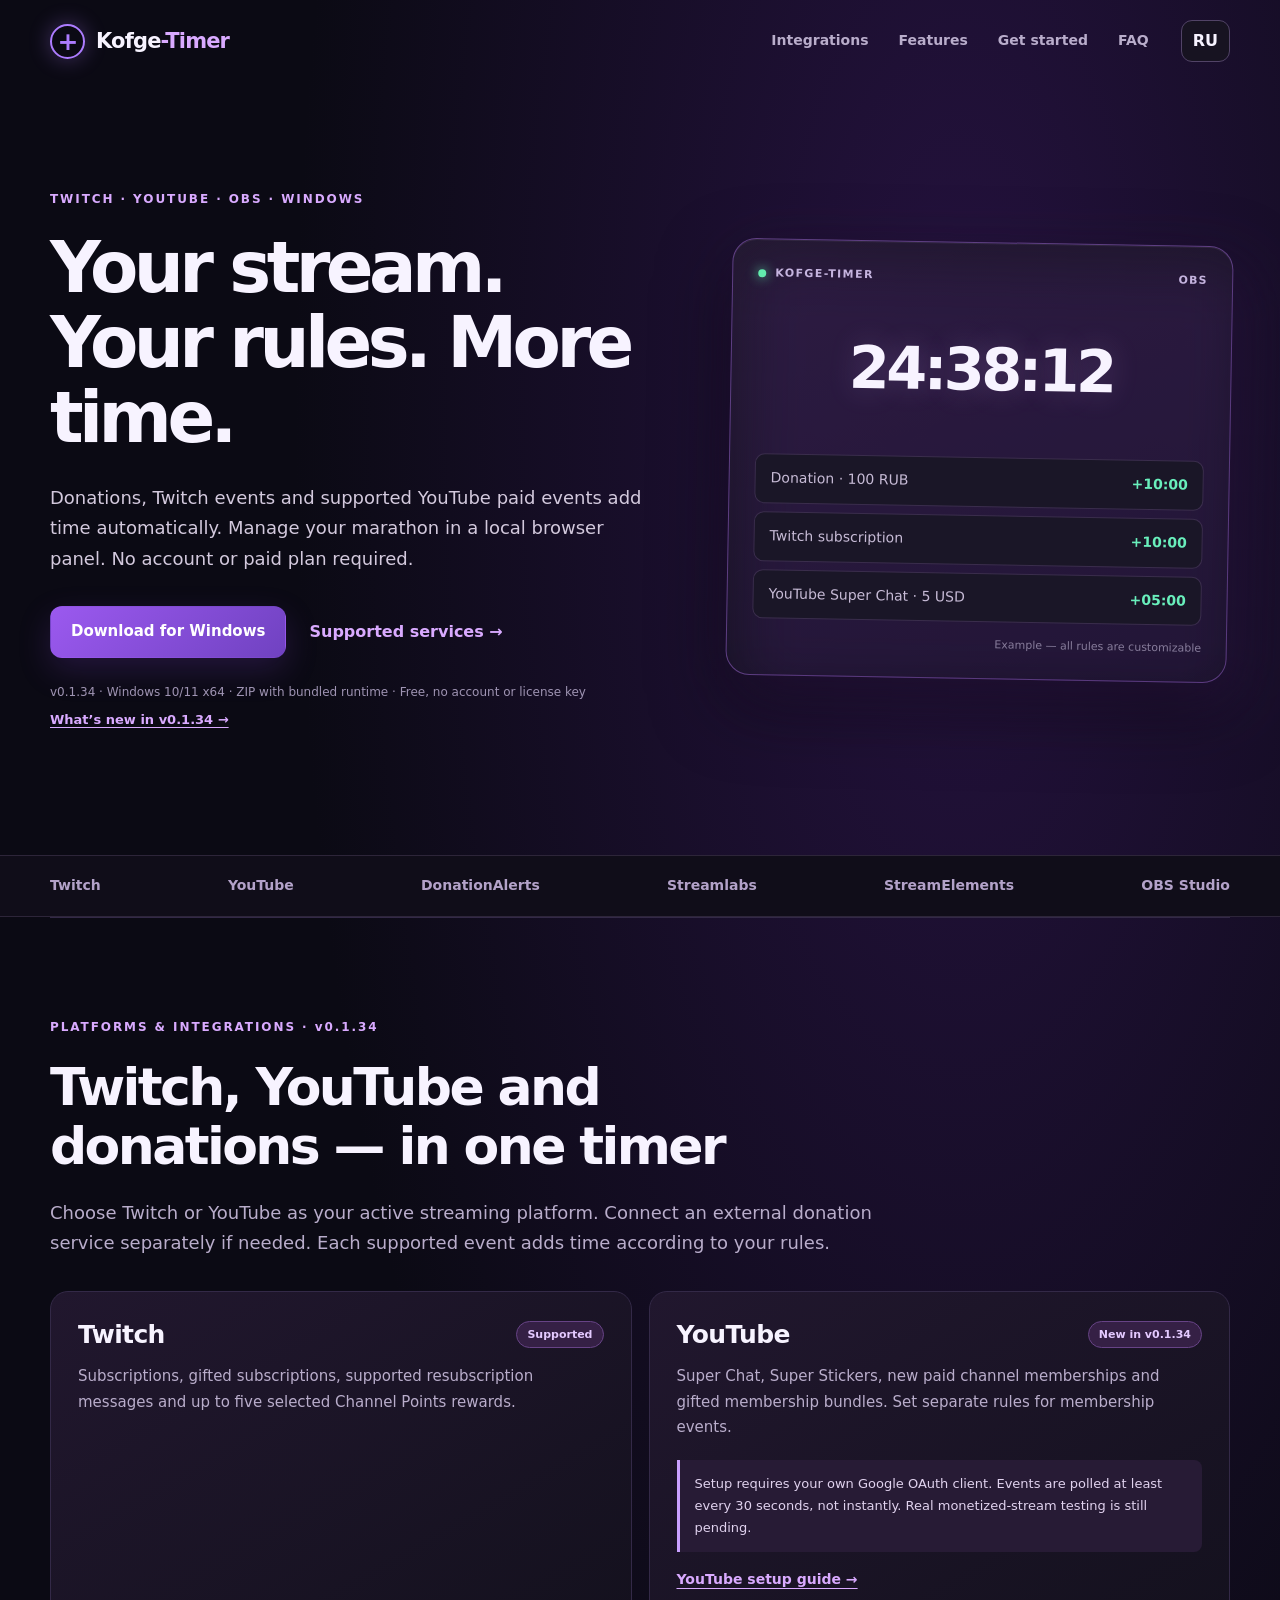
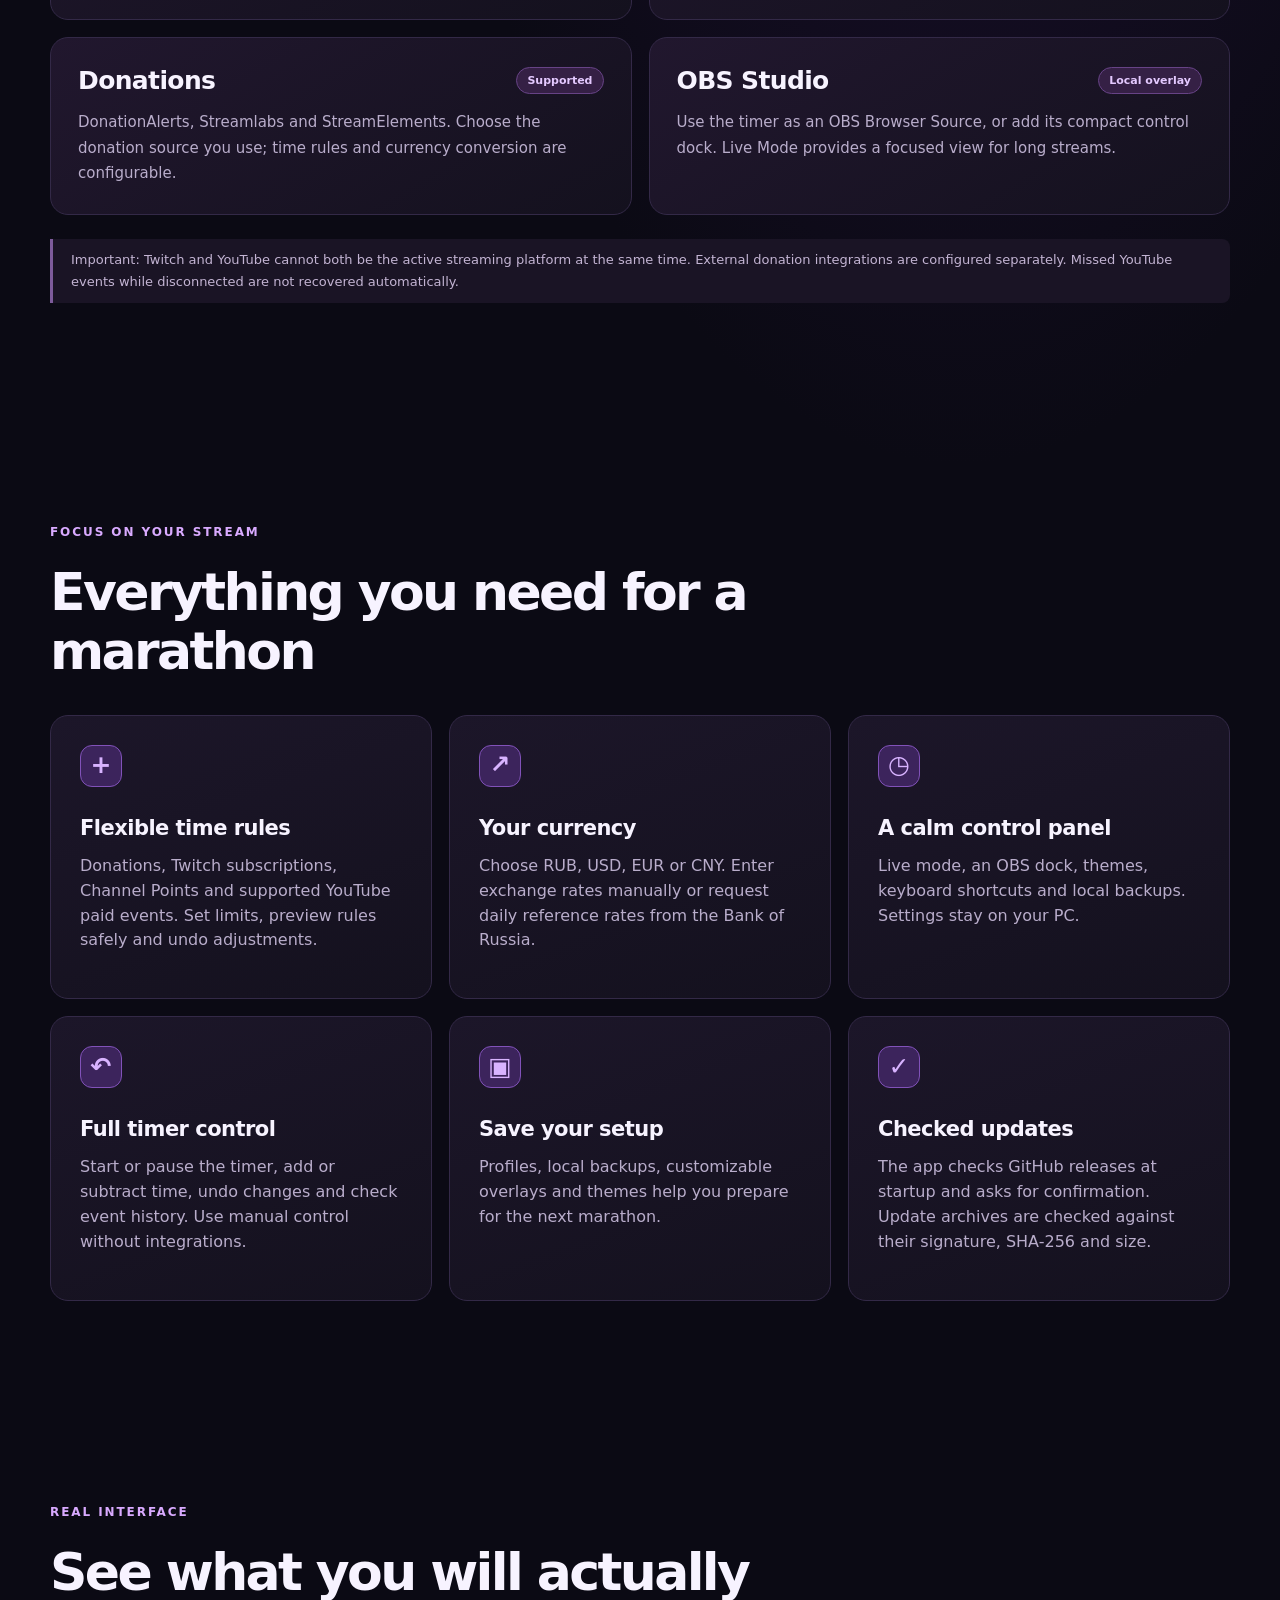
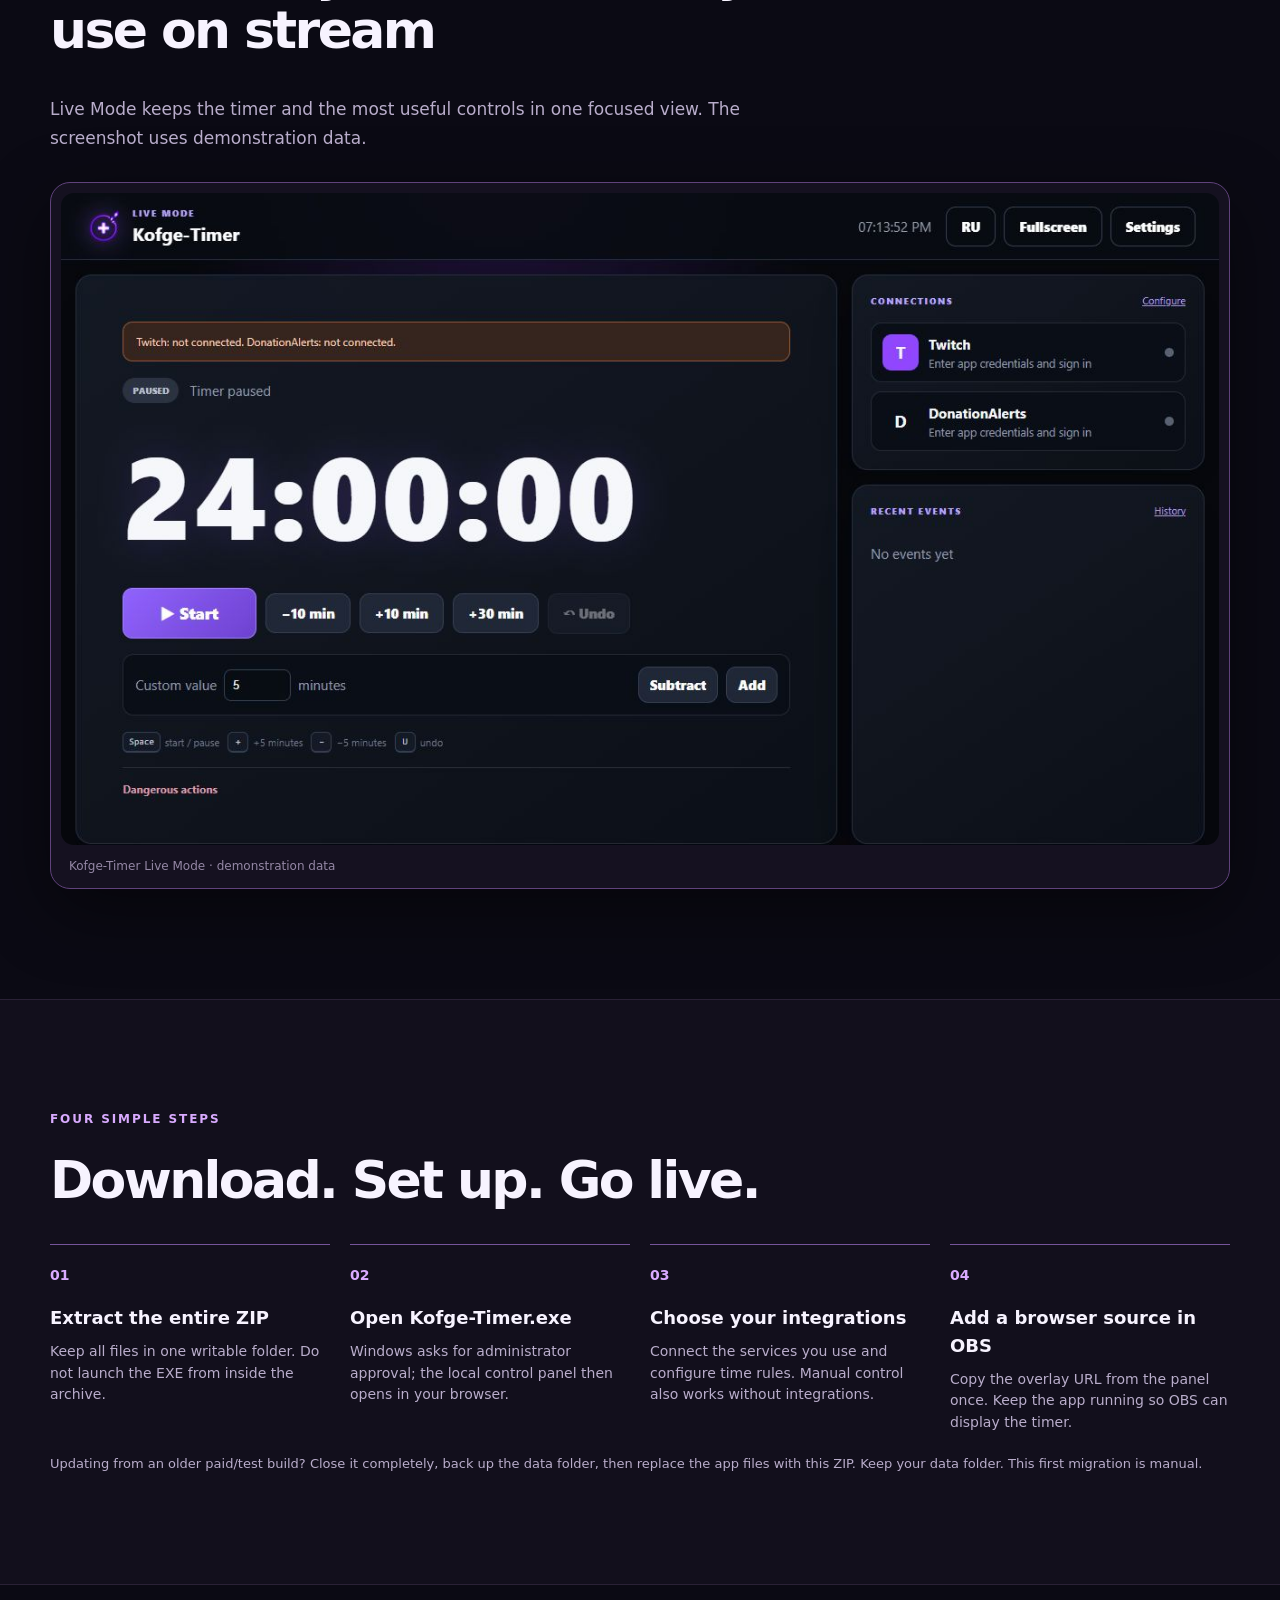
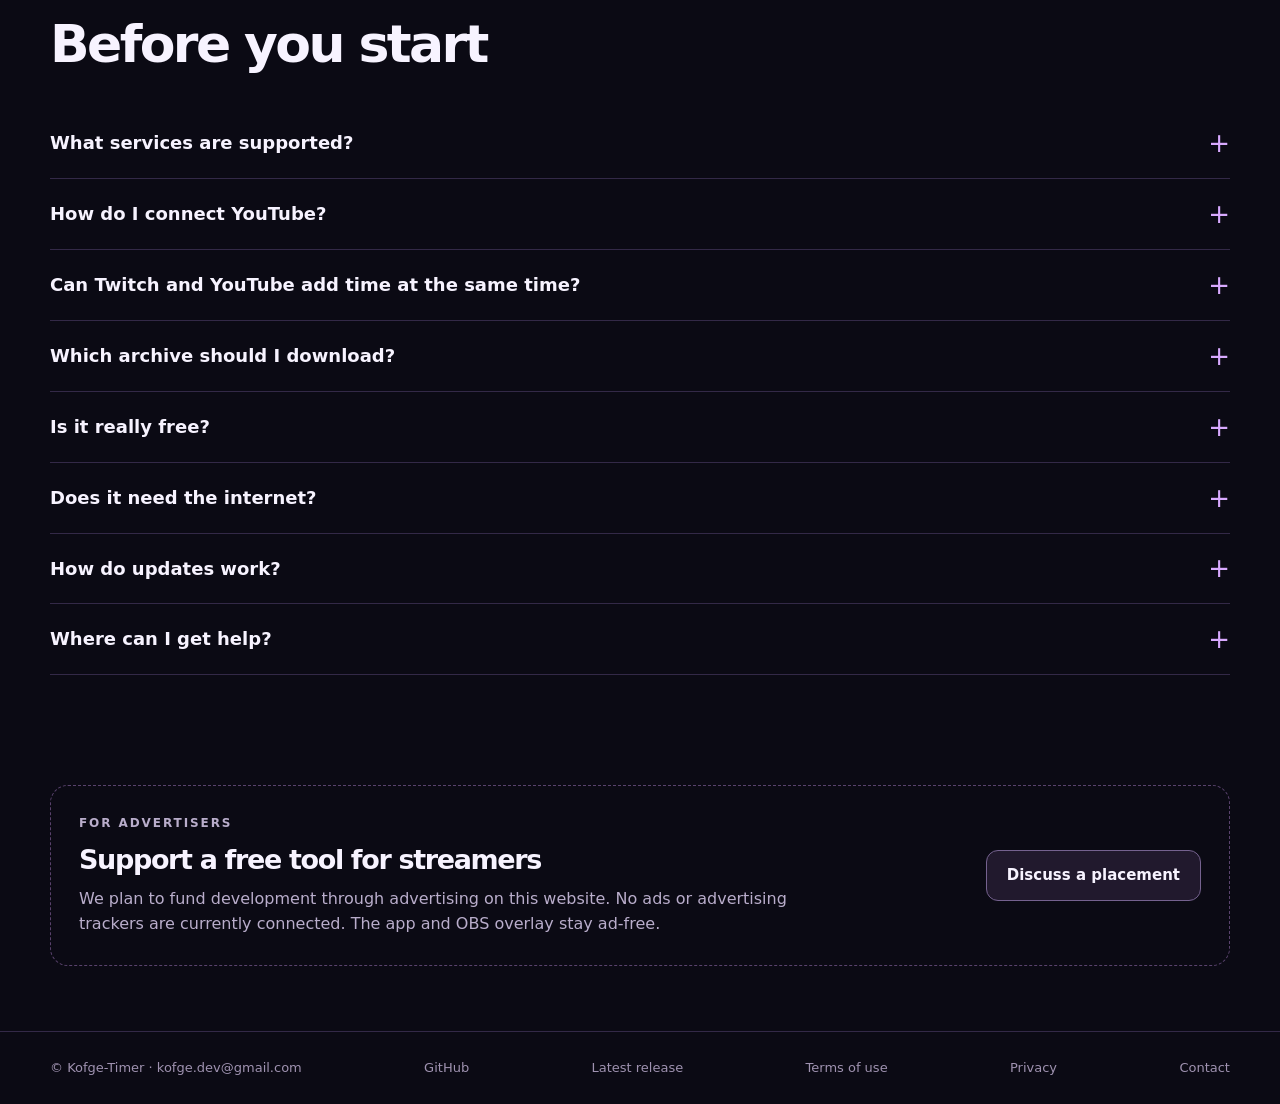
<file: index.html>
<!doctype html>
<html lang="ru">
<head>
  <meta charset="utf-8">
  <meta name="viewport" content="width=device-width, initial-scale=1">
  <meta name="description" content="Kofge-Timer — бесплатный локальный таймер для OBS, Twitch, YouTube и донатов. Автоматические события, локальная панель, без регистрации и платной подписки.">
  <meta name="theme-color" content="#0b0a14">
  <title>Kofge-Timer — бесплатный таймер для Twitch, YouTube и OBS</title>
  <link rel="canonical" href="https://kofge1.github.io/Kofge-Timer/">
  <meta property="og:type" content="website">
  <meta property="og:title" content="Kofge-Timer — бесплатный таймер для стримов">
  <meta property="og:description" content="Twitch, YouTube, донаты и OBS — автоматическое начисление времени без аккаунта и платной подписки.">
  <meta property="og:url" content="https://kofge1.github.io/Kofge-Timer/">
  <meta property="og:image" content="https://raw.githubusercontent.com/Kofge1/Kofge-Timer/main/docs/assets/kofge-timer-live-en.jpg">
  <meta name="twitter:card" content="summary_large_image">
  <link rel="stylesheet" href="style.css?v=20261014-integrations">
  <script src="script.js?v=20261014-integrations" defer></script>
</head>
<body>
  <a class="skip-link" href="#content">К содержанию / Skip to content</a>
  <header class="nav wrap">
    <a class="brand" href="index.html"><span class="mark" aria-hidden="true">+</span><span>Kofge<span class="brand-accent">-Timer</span></span></a>
    <nav aria-label="Разделы / Navigation"><a href="index.html#integrations" data-en="Integrations">Сервисы</a><a href="index.html#features" data-en="Features">Возможности</a><a href="index.html#how" data-en="Get started">Начать</a><a href="index.html#faq">FAQ</a></nav>
    <button class="language" id="language" type="button" aria-label="Switch to English">EN</button>
  </header>
  <main id="content">
    <section class="hero wrap" id="top">
      <div>
        <p class="eyebrow" data-en="TWITCH · YOUTUBE · OBS · WINDOWS">TWITCH · YOUTUBE · OBS · WINDOWS</p>
        <h1 data-en="Your stream. Your rules. More time.">Твой стрим. Твои правила. Больше времени.</h1>
        <p class="lead" data-en="Donations, Twitch events and supported YouTube paid events add time automatically. Manage your marathon in a local browser panel. No account or paid plan required.">Донаты, события Twitch и поддерживаемые платные события YouTube автоматически добавляют время. Управляй марафоном из локальной панели в браузере. Без аккаунта и платной подписки.</p>
        <div class="actions"><a class="button primary" href="https://github.com/Kofge1/Kofge-Timer/releases/latest/download/Kofge-Timer-Offline.zip" data-en="Download for Windows">Скачать для Windows</a><a class="text-link" href="#integrations" data-en="Supported services →">Поддерживаемые сервисы →</a></div>
        <p class="hero-note" data-en="v0.1.34 · Windows 10/11 x64 · ZIP with bundled runtime · Free, no account or license key">v0.1.34 · Windows 10/11 x64 · ZIP со всем необходимым · Бесплатно, без аккаунта и ключа</p>
        <a class="release-link" href="https://github.com/Kofge1/Kofge-Timer/releases/tag/v0.1.34" data-en="What’s new in v0.1.34 →">Что нового в v0.1.34 →</a>
      </div>
      <div class="preview" aria-label="Пример таймера / Timer example">
        <div class="preview-top"><span class="live-dot"></span>KOFGE-TIMER<span class="preview-menu">OBS</span></div>
        <div class="digits">24:38:12</div>
        <div class="preview-rule"><span data-en="Donation · 100 RUB">Донат · 100 RUB</span><strong>+10:00</strong></div>
        <div class="preview-rule"><span data-en="Twitch subscription">Подписка Twitch</span><strong>+10:00</strong></div>
        <div class="preview-rule"><span data-en="YouTube Super Chat · 5 USD">YouTube Super Chat · 5 USD</span><strong>+05:00</strong></div>
        <div class="preview-foot" data-en="Example — all rules are customizable">Пример — все правила настраиваются</div>
      </div>
    </section>
    <div class="strip"><div class="strip-inner wrap"><span>Twitch</span><span>YouTube</span><span>DonationAlerts</span><span>Streamlabs</span><span>StreamElements</span><span>OBS Studio</span></div></div>
    <section class="section wrap integrations" id="integrations" aria-labelledby="integrations-title">
      <p class="eyebrow" data-en="PLATFORMS & INTEGRATIONS · v0.1.34">ПЛАТФОРМЫ И ИНТЕГРАЦИИ · v0.1.34</p>
      <h2 id="integrations-title" data-en="Twitch, YouTube and donations — in one timer">Twitch, YouTube и донаты — в одном таймере</h2>
      <p class="integrations-intro" data-en="Choose Twitch or YouTube as your active streaming platform. Connect an external donation service separately if needed. Each supported event adds time according to your rules.">Выбирай Twitch или YouTube как активную платформу стрима. При необходимости отдельно подключай сервис донатов. Поддерживаемые события добавляют время по твоим правилам.</p>
      <div class="integrations-grid">
        <article class="integration-card">
          <div class="integration-title"><h3>Twitch</h3><span data-en="Supported">Поддерживается</span></div>
          <p data-en="Subscriptions, gifted subscriptions, supported resubscription messages and up to five selected Channel Points rewards.">Подписки, подарочные подписки, поддерживаемые продления и до пяти выбранных наград за баллы канала.</p>
        </article>
        <article class="integration-card">
          <div class="integration-title"><h3>YouTube</h3><span data-en="New in v0.1.34">Новое в v0.1.34</span></div>
          <p data-en="Super Chat, Super Stickers, new paid channel memberships and gifted membership bundles. Set separate rules for membership events.">Super Chat, Super Stickers, новые платные членства и пакеты подарочных членств. Для членств можно задать отдельные правила.</p>
          <p class="integration-caution" data-en="Setup requires your own Google OAuth client. Events are polled at least every 30 seconds, not instantly. Real monetized-stream testing is still pending.">Для подключения нужен собственный Google OAuth-клиент. Проверка событий — не чаще раза в 30 секунд, не мгновенно. Проверка на реальном монетизированном эфире ещё не завершена.</p>
          <a class="integration-link" href="https://github.com/Kofge1/Kofge-Timer#youtube-setup" data-en="YouTube setup guide →">Инструкция по настройке YouTube →</a>
        </article>
        <article class="integration-card">
          <div class="integration-title"><h3 data-en="Donations">Донаты</h3><span data-en="Supported">Поддерживается</span></div>
          <p data-en="DonationAlerts, Streamlabs and StreamElements. Choose the donation source you use; time rules and currency conversion are configurable.">DonationAlerts, Streamlabs и StreamElements. Выбирай нужный источник донатов и настраивай начисление времени и конвертацию валют.</p>
        </article>
        <article class="integration-card">
          <div class="integration-title"><h3>OBS Studio</h3><span data-en="Local overlay">Локальный оверлей</span></div>
          <p data-en="Use the timer as an OBS Browser Source, or add its compact control dock. Live Mode provides a focused view for long streams.">Добавь таймер как «Источник браузера» в OBS или используй компактную панель управления. Live Mode удобен для длинных трансляций.</p>
        </article>
      </div>
      <p class="integration-note" data-en="Important: Twitch and YouTube cannot both be the active streaming platform at the same time. External donation integrations are configured separately. Missed YouTube events while disconnected are not recovered automatically.">Важно: Twitch и YouTube нельзя использовать одновременно как две активные платформы. Внешние донаты настраиваются отдельно. Пропущенные во время отключения события YouTube автоматически не восстанавливаются.</p>
    </section>
    <section class="section wrap" id="features">
      <p class="eyebrow" data-en="FOCUS ON YOUR STREAM">СОСРЕДОТОЧЬСЯ НА СТРИМЕ</p>
      <h2 data-en="Everything you need for a marathon">Всё нужное для марафона</h2>
      <div class="features">
        <article><span class="feature-icon" aria-hidden="true">+</span><h3 data-en="Flexible time rules">Гибкие правила времени</h3><p data-en="Donations, Twitch subscriptions, Channel Points and supported YouTube paid events. Set limits, preview rules safely and undo adjustments.">Донаты, подписки Twitch, баллы канала и поддерживаемые платные события YouTube. Настраивай лимиты, безопасно проверяй правила и отменяй начисления.</p></article>
        <article><span class="feature-icon" aria-hidden="true">↗</span><h3 data-en="Your currency">Твоя валюта</h3><p data-en="Choose RUB, USD, EUR or CNY. Enter exchange rates manually or request daily reference rates from the Bank of Russia.">Выбирай RUB, USD, EUR или CNY. Вводи курсы вручную или загружай дневные справочные курсы Банка России.</p></article>
        <article><span class="feature-icon" aria-hidden="true">◷</span><h3 data-en="A calm control panel">Удобное управление</h3><p data-en="Live mode, an OBS dock, themes, keyboard shortcuts and local backups. Settings stay on your PC.">Режим эфира, панель OBS, темы, горячие клавиши и локальные резервные копии. Настройки остаются на твоём ПК.</p></article>
        <article><span class="feature-icon" aria-hidden="true">↶</span><h3 data-en="Full timer control">Контроль времени</h3><p data-en="Start or pause the timer, add or subtract time, undo changes and check event history. Use manual control without integrations.">Запускай и останавливай отсчёт, добавляй и убавляй время, отменяй изменения и проверяй историю событий. Можно работать вручную без подключений.</p></article>
        <article><span class="feature-icon" aria-hidden="true">▣</span><h3 data-en="Save your setup">Сохраняй настройки</h3><p data-en="Profiles, local backups, customizable overlays and themes help you prepare for the next marathon.">Профили, локальные резервные копии, настройки оверлея и темы помогают подготовиться к следующему марафону.</p></article>
        <article><span class="feature-icon" aria-hidden="true">✓</span><h3 data-en="Checked updates">Проверяемые обновления</h3><p data-en="The app checks GitHub releases at startup and asks for confirmation. Update archives are checked against their signature, SHA-256 and size.">Программа проверяет обновления на GitHub при запуске и запрашивает подтверждение. Архивы проверяются по подписи, SHA-256 и размеру.</p></article>
      </div>
    </section>
    <section class="section wrap showcase" id="interface">
      <p class="eyebrow" data-en="REAL INTERFACE">РЕАЛЬНЫЙ ИНТЕРФЕЙС</p>
      <h2 data-en="See what you will actually use on stream">Посмотри, чем ты будешь пользоваться на эфире</h2>
      <p class="showcase-copy" data-en="Live Mode keeps the timer and the most useful controls in one focused view. The screenshot uses demonstration data.">Live Mode держит таймер и основные элементы управления в одном компактном окне. На скриншоте используются демонстрационные данные.</p>
      <figure class="showcase-shot">
        <img src="docs/assets/kofge-timer-live-en.jpg" width="1100" loading="lazy" alt="Kofge-Timer Live Mode interface">
        <figcaption data-en="Kofge-Timer Live Mode · demonstration data">Kofge-Timer Live Mode · демонстрационные данные</figcaption>
      </figure>
    </section>
    <section class="section how" id="how"><div class="wrap">
      <p class="eyebrow" data-en="FOUR SIMPLE STEPS">ЧЕТЫРЕ ПРОСТЫХ ШАГА</p><h2 data-en="Download. Set up. Go live.">Скачай. Настрой. Выходи в эфир.</h2>
      <div class="steps">
        <div><b>01</b><strong data-en="Extract the entire ZIP">Распакуй весь ZIP</strong><p data-en="Keep all files in one writable folder. Do not launch the EXE from inside the archive.">Сохрани все файлы в одной доступной для записи папке. Не запускай EXE прямо из архива.</p></div>
        <div><b>02</b><strong data-en="Open Kofge-Timer.exe">Запусти Kofge-Timer.exe</strong><p data-en="Windows asks for administrator approval; the local control panel then opens in your browser.">Windows запросит разрешение администратора, затем в браузере откроется локальная панель.</p></div>
        <div><b>03</b><strong data-en="Choose your integrations">Выбери подключения</strong><p data-en="Connect the services you use and configure time rules. Manual control also works without integrations.">Подключи нужные сервисы и настрой начисления. Вручную таймер работает и без подключений.</p></div>
        <div><b>04</b><strong data-en="Add a browser source in OBS">Добавь источник в OBS</strong><p data-en="Copy the overlay URL from the panel once. Keep the app running so OBS can display the timer.">Один раз скопируй URL оверлея из панели. Для отображения в OBS приложение должно работать.</p></div>
      </div>
      <p class="delivery-note" data-en="Updating from an older paid/test build? Close it completely, back up the data folder, then replace the app files with this ZIP. Keep your data folder. This first migration is manual.">Обновляешь старую платную/тестовую сборку? Полностью закрой её, сохрани копию папки data и замени файлы приложения файлами из ZIP. Папку data сохрани. Первый переход выполняется вручную.</p>
    </div></section>
    <section class="section wrap faq" id="faq"><h2 data-en="Before you start">Перед запуском</h2>
      <details><summary data-en="What services are supported?">Какие сервисы поддерживаются?</summary><p data-en="Twitch, YouTube, DonationAlerts, Streamlabs, StreamElements and OBS. See the integrations section for supported events and YouTube limitations.">Twitch, YouTube, DonationAlerts, Streamlabs, StreamElements и OBS. Подробности о событиях и ограничениях YouTube — в разделе «Сервисы».</p></details>
      <details><summary data-en="How do I connect YouTube?">Как подключить YouTube?</summary><p data-en="You need a Google Cloud project with YouTube Data API v3 enabled, an OAuth web client, and the redirect URI shown in Kofge-Timer. Add its Client ID and Client Secret inside the local app, then authorize your YouTube channel. The detailed steps are in the GitHub README.">Нужен проект Google Cloud с YouTube Data API v3, веб-клиент OAuth и адрес перенаправления, указанный в Kofge-Timer. Введи Client ID и Client Secret в локальном приложении и подключи канал. Пошаговая инструкция находится в README на GitHub.</p><p><a class="integration-link" href="https://github.com/Kofge1/Kofge-Timer#youtube-setup" data-en="Read YouTube setup steps →">Открыть настройку YouTube →</a></p></details>
      <details><summary data-en="Can Twitch and YouTube add time at the same time?">Twitch и YouTube могут начислять время одновременно?</summary><p data-en="No. Only one streaming platform is active at a time. Switching preserves the other platform's saved settings and the current timer time. External donation services are configured independently.">Нет. Активной может быть только одна стриминговая платформа. Переключение сохраняет настройки другой платформы и накопленное время таймера. Внешние сервисы донатов подключаются независимо.</p></details>
      <details><summary data-en="Which archive should I download?">Какой архив скачивать?</summary><p data-en="Use Kofge-Timer-Offline.zip for Windows 10/11 x64: it already includes the required runtime. Extract the whole ZIP before launching Kofge-Timer.exe. The GitHub 'Source code' ZIP is not the ready-to-run application.">Для Windows 10/11 x64 выбирай Kofge-Timer-Offline.zip: в нём уже есть необходимая среда выполнения. Перед запуском Kofge-Timer.exe распакуй весь архив. Архив GitHub «Source code» не является готовой программой.</p></details>
      <details><summary data-en="Is it really free?">Это действительно бесплатно?</summary><p data-en="Yes. All timer features are available without a license key, registration, paid subscription or PC activation limit. Twitch subscriptions are viewer events, not a payment for this app.">Да. Все функции таймера доступны без ключа, регистрации, платной подписки и ограничения активаций по ПК. Подписки Twitch — события зрителей, а не оплата приложения.</p></details>
      <details><summary data-en="Does it need the internet?">Нужен ли интернет?</summary><p data-en="Manual timer control and the local OBS overlay work offline. Live events need an internet connection to the connected services. Updates are checked at startup; exchange rates are fetched only when you click the refresh button.">Ручное управление и локальный оверлей OBS работают без интернета. События подключённых сервисов требуют сети. Обновления проверяются при запуске, а курсы валют загружаются только по нажатию кнопки.</p></details>
      <details><summary data-en="How do updates work?">Как работают обновления?</summary><p data-en="The app checks public GitHub Releases. Before installation, it verifies a digital signature, archive size and SHA-256. Installation asks for confirmation, pauses the timer and creates a backup.">Приложение проверяет публичные GitHub Releases. Перед установкой проверяются цифровая подпись, размер и SHA-256 архива. Установка запрашивает подтверждение, ставит таймер на паузу и создаёт резервную копию.</p></details>
      <details><summary data-en="Where can I get help?">Куда обращаться за помощью?</summary><p data-en="Email kofge.dev@gmail.com with the app version and a description of the issue. Do not send settings.json, Client Secret, passwords or tokens.">Напиши на kofge.dev@gmail.com: укажи версию и опиши проблему. Не отправляй settings.json, Client Secret, пароли и токены.</p></details>
    </section>
    <aside class="sponsor wrap" id="advertising" aria-labelledby="advertising-title">
      <div><p class="eyebrow" data-en="FOR ADVERTISERS">ДЛЯ РЕКЛАМОДАТЕЛЕЙ</p><h2 id="advertising-title" data-en="Support a free tool for streamers">Поддержать бесплатный инструмент</h2><p data-en="We plan to fund development through advertising on this website. No ads or advertising trackers are currently connected. The app and OBS overlay stay ad-free.">Планируем поддерживать разработку рекламой на этом сайте. Сейчас реклама и рекламные трекеры не подключены. Приложение и оверлей OBS остаются без рекламы.</p></div>
      <a class="button secondary" href="mailto:kofge.dev@gmail.com?subject=Kofge-Timer%20advertising" data-en="Discuss a placement">Обсудить размещение</a>
    </aside>
  </main>
  <footer class="footer"><div class="wrap footer-inner">
    <span>© Kofge-Timer · <a href="mailto:kofge.dev@gmail.com">kofge.dev@gmail.com</a></span>
    <a href="https://github.com/Kofge1/Kofge-Timer" data-en="GitHub">GitHub</a>
    <a href="https://github.com/Kofge1/Kofge-Timer/releases/latest" data-en="Latest release">Последняя версия</a>
    <a href="terms.html" data-en="Terms of use">Условия использования</a>
    <a href="privacy.html" data-en="Privacy">Конфиденциальность</a>
    <a href="contact.html" data-en="Contact">Контакты</a>
  </div></footer>
</body>
</html>
</file>
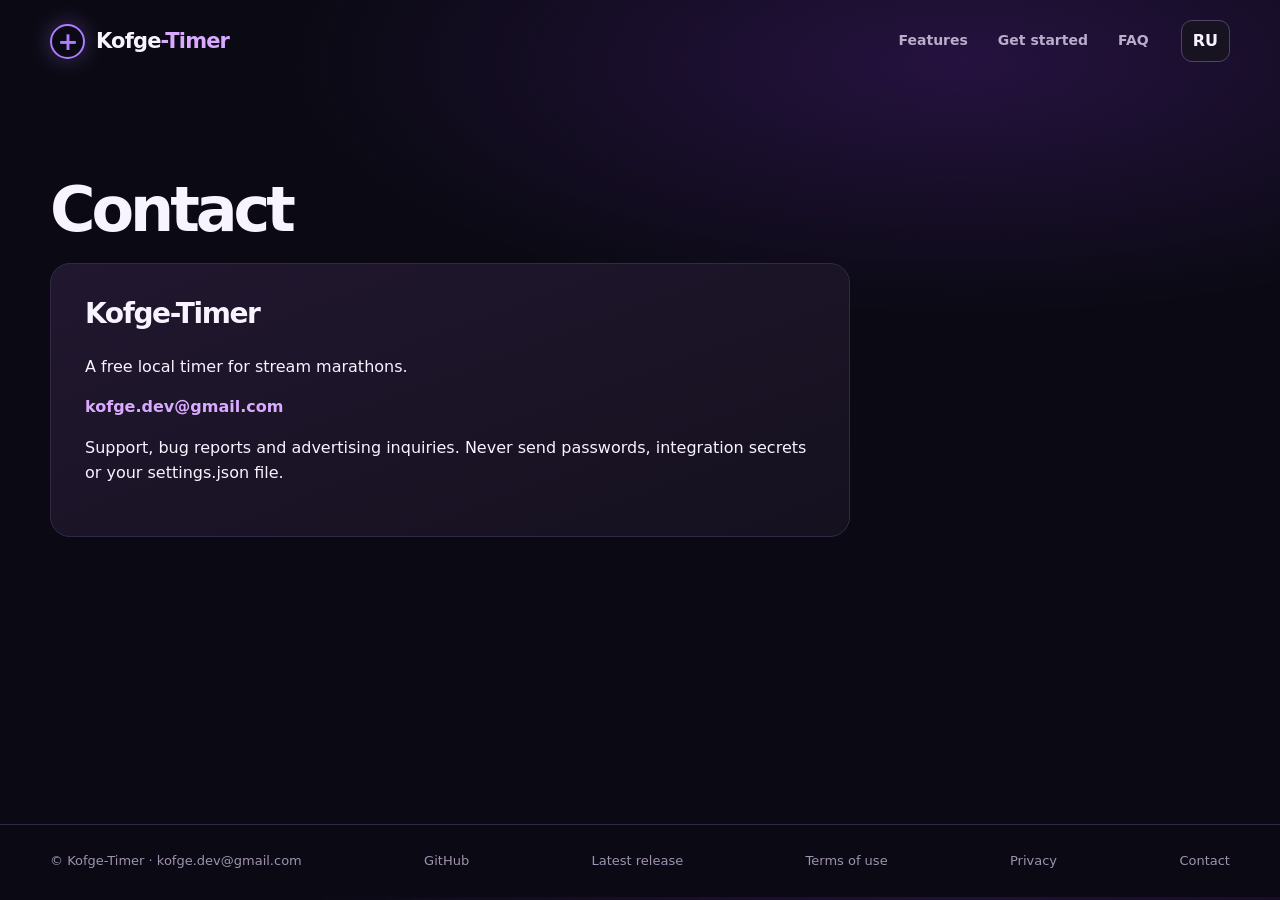
<file: contact.html>
<!doctype html>
<html lang="ru">
<head>
  <meta charset="utf-8">
  <meta name="viewport" content="width=device-width, initial-scale=1">
  <meta name="description" content="Kofge-Timer — бесплатный локальный таймер для OBS, Twitch, YouTube и донатов. Без регистрации и платной подписки.">
  <meta name="theme-color" content="#0b0a14">
  <title>Kofge-Timer — контакты</title>
  <meta http-equiv="Cache-Control" content="no-store, no-cache, must-revalidate">
  <link rel="stylesheet" href="style.css?v=0.1.34">
  <script src="script.js?v=0.1.34" defer></script>
</head>
<body>
  <a class="skip-link" href="#content">К содержанию / Skip to content</a>
  <header class="nav wrap">
    <a class="brand" href="index.html"><span class="mark" aria-hidden="true">+</span><span>Kofge<span class="brand-accent">-Timer</span></span></a>
    <nav aria-label="Разделы / Navigation"><a href="index.html#features" data-en="Features">Возможности</a><a href="index.html#how" data-en="Get started">Начать</a><a href="index.html#faq">FAQ</a></nav>
    <button class="language" id="language" type="button" aria-label="Switch to English">EN</button>
  </header>
  <main id="content" class="legal-page wrap"><h1 data-en="Contact">Контакты</h1><div class="seller-card"><h2>Kofge-Timer</h2><p data-en="A free local timer for stream marathons.">Бесплатный локальный таймер для стрим-марафонов.</p><p><a class="text-link" href="mailto:kofge.dev@gmail.com">kofge.dev@gmail.com</a></p><p data-en="Support, bug reports and advertising inquiries. Never send passwords, integration secrets or your settings.json file.">Поддержка, сообщения об ошибках и предложения о рекламе. Не присылай пароли, секреты подключений и файл settings.json.</p></div></main>
  <footer class="footer"><div class="wrap footer-inner">
    <span>© Kofge-Timer · <a href="mailto:kofge.dev@gmail.com">kofge.dev@gmail.com</a></span>
    <a href="https://github.com/Kofge1/Kofge-Timer" data-en="GitHub">GitHub</a>
    <a href="https://github.com/Kofge1/Kofge-Timer/releases/latest" data-en="Latest release">Последняя версия</a>
    <a href="terms.html" data-en="Terms of use">Условия использования</a>
    <a href="privacy.html" data-en="Privacy">Конфиденциальность</a>
    <a href="contact.html" data-en="Contact">Контакты</a>
  </div></footer>
</body>
</html>
</file>
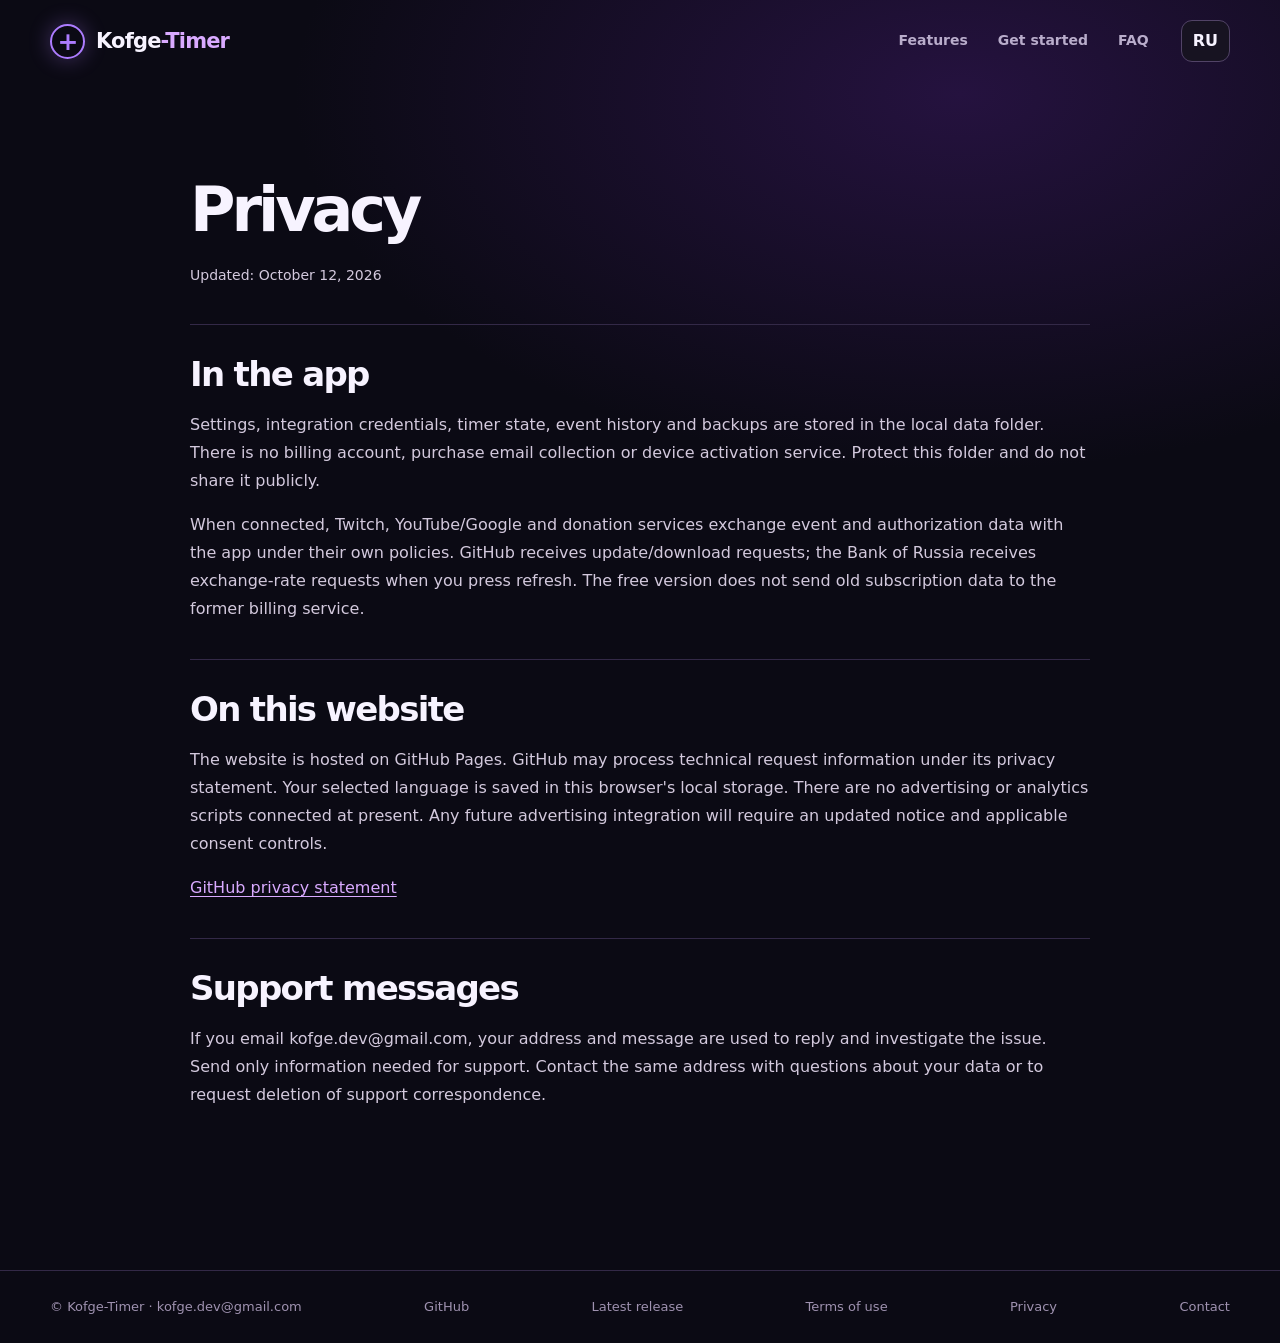
<file: privacy.html>
<!doctype html>
<html lang="ru">
<head>
  <meta charset="utf-8">
  <meta name="viewport" content="width=device-width, initial-scale=1">
  <meta name="description" content="Kofge-Timer — бесплатный локальный таймер для OBS, Twitch, YouTube и донатов. Без регистрации и платной подписки.">
  <meta name="theme-color" content="#0b0a14">
  <title>Kofge-Timer — конфиденциальность</title>
  <link rel="stylesheet" href="style.css?v=0.1.34">
  <script src="script.js?v=0.1.34" defer></script>
</head>
<body>
  <a class="skip-link" href="#content">К содержанию / Skip to content</a>
  <header class="nav wrap">
    <a class="brand" href="index.html"><span class="mark" aria-hidden="true">+</span><span>Kofge<span class="brand-accent">-Timer</span></span></a>
    <nav aria-label="Разделы / Navigation"><a href="index.html#features" data-en="Features">Возможности</a><a href="index.html#how" data-en="Get started">Начать</a><a href="index.html#faq">FAQ</a></nav>
    <button class="language" id="language" type="button" aria-label="Switch to English">EN</button>
  </header>
  <main id="content" class="legal-page legal-copy wrap"><h1 data-en="Privacy">Конфиденциальность</h1><p class="legal-meta" data-en="Updated: October 12, 2026">Обновлено: 12 октября 2026 года</p>
  <section><h2 data-en="In the app">В приложении</h2><p data-en="Settings, integration credentials, timer state, event history and backups are stored in the local data folder. There is no billing account, purchase email collection or device activation service. Protect this folder and do not share it publicly.">Настройки, секреты подключений, состояние таймера, история событий и резервные копии хранятся локально в папке data. Учётной записи для оплаты, сбора email для покупки и сервиса активации устройства больше нет. Защищай эту папку и не публикуй её.</p><p data-en="When connected, Twitch, YouTube/Google and donation services exchange event and authorization data with the app under their own policies. GitHub receives update/download requests; the Bank of Russia receives exchange-rate requests when you press refresh. The free version does not send old subscription data to the former billing service.">Подключённые Twitch, YouTube/Google и донат-сервисы обмениваются с приложением событиями и данными авторизации по своим правилам. GitHub получает запросы обновления и скачивания; Банк России — запросы курсов по нажатию кнопки. Бесплатная версия не отправляет старые данные подписки прежнему платёжному сервису.</p></section>
  <section><h2 data-en="On this website">На этом сайте</h2><p data-en="The website is hosted on GitHub Pages. GitHub may process technical request information under its privacy statement. Your selected language is saved in this browser's local storage. There are no advertising or analytics scripts connected at present. Any future advertising integration will require an updated notice and applicable consent controls.">Сайт размещён на GitHub Pages. GitHub может обрабатывать техническую информацию о запросах согласно своей политике. Выбранный язык сохраняется в локальном хранилище браузера. Рекламные и аналитические скрипты сейчас не подключены. Перед будущим подключением рекламы информация будет обновлена и при необходимости добавлено управление согласием.</p><p><a href="https://docs.github.com/en/site-policy/privacy-policies/github-general-privacy-statement" data-en="GitHub privacy statement">Политика конфиденциальности GitHub</a></p></section>
  <section><h2 data-en="Support messages">Обращения в поддержку</h2><p data-en="If you email kofge.dev@gmail.com, your address and message are used to reply and investigate the issue. Send only information needed for support. Contact the same address with questions about your data or to request deletion of support correspondence.">Если ты пишешь на kofge.dev@gmail.com, адрес и содержание обращения используются для ответа и разбора проблемы. Отправляй только необходимые сведения. По вопросам данных и удаления переписки обратись на тот же адрес.</p></section></main>
  <footer class="footer"><div class="wrap footer-inner">
    <span>© Kofge-Timer · <a href="mailto:kofge.dev@gmail.com">kofge.dev@gmail.com</a></span>
    <a href="https://github.com/Kofge1/Kofge-Timer" data-en="GitHub">GitHub</a>
    <a href="https://github.com/Kofge1/Kofge-Timer/releases/latest" data-en="Latest release">Последняя версия</a>
    <a href="terms.html" data-en="Terms of use">Условия использования</a>
    <a href="privacy.html" data-en="Privacy">Конфиденциальность</a>
    <a href="contact.html" data-en="Contact">Контакты</a>
  </div></footer>
</body>
</html>
</file>
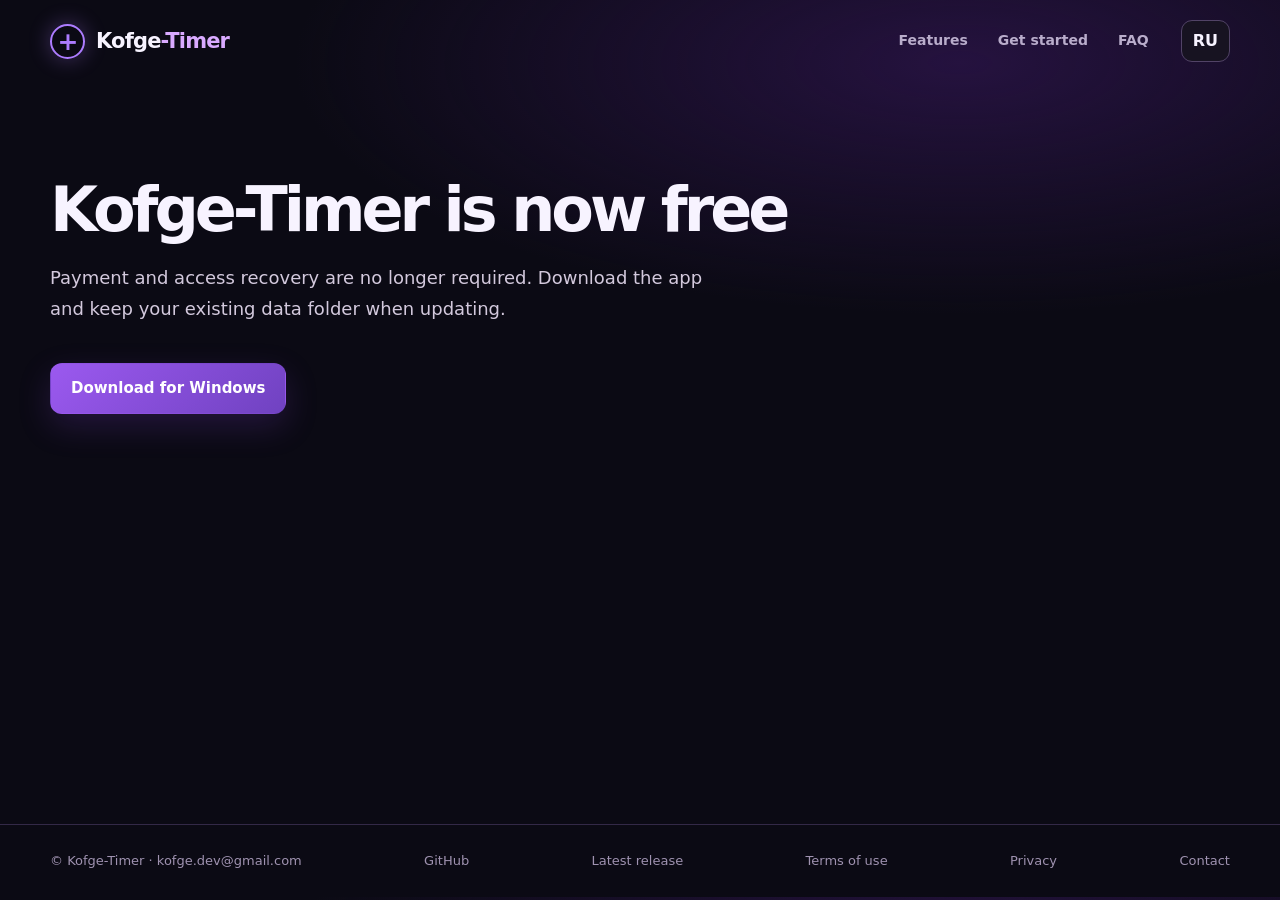
<file: purchase.html>
<!doctype html>
<html lang="ru">
<head>
  <meta charset="utf-8">
  <meta name="viewport" content="width=device-width, initial-scale=1">
  <meta name="description" content="Kofge-Timer — бесплатный локальный таймер для OBS, Twitch, YouTube и донатов. Без регистрации и платной подписки.">
  <meta name="theme-color" content="#0b0a14">
  <title>Kofge-Timer — теперь бесплатно</title>
  <link rel="stylesheet" href="style.css?v=0.1.34">
  <script src="script.js?v=0.1.34" defer></script>
</head>
<body>
  <a class="skip-link" href="#content">К содержанию / Skip to content</a>
  <header class="nav wrap">
    <a class="brand" href="index.html"><span class="mark" aria-hidden="true">+</span><span>Kofge<span class="brand-accent">-Timer</span></span></a>
    <nav aria-label="Разделы / Navigation"><a href="index.html#features" data-en="Features">Возможности</a><a href="index.html#how" data-en="Get started">Начать</a><a href="index.html#faq">FAQ</a></nav>
    <button class="language" id="language" type="button" aria-label="Switch to English">EN</button>
  </header>
  <main id="content" class="legal-page wrap"><h1 data-en="Kofge-Timer is now free">Kofge-Timer теперь бесплатный</h1><p class="lead" data-en="Payment and access recovery are no longer required. Download the app and keep your existing data folder when updating.">Оплата и восстановление покупки больше не нужны. Скачай приложение и сохрани существующую папку data при обновлении.</p><a class="button primary" href="https://github.com/Kofge1/Kofge-Timer/releases/latest/download/Kofge-Timer-Offline.zip" data-en="Download for Windows">Скачать для Windows</a></main>
  <footer class="footer"><div class="wrap footer-inner">
    <span>© Kofge-Timer · <a href="mailto:kofge.dev@gmail.com">kofge.dev@gmail.com</a></span>
    <a href="https://github.com/Kofge1/Kofge-Timer" data-en="GitHub">GitHub</a>
    <a href="https://github.com/Kofge1/Kofge-Timer/releases/latest" data-en="Latest release">Последняя версия</a>
    <a href="terms.html" data-en="Terms of use">Условия использования</a>
    <a href="privacy.html" data-en="Privacy">Конфиденциальность</a>
    <a href="contact.html" data-en="Contact">Контакты</a>
  </div></footer>
</body>
</html>
</file>
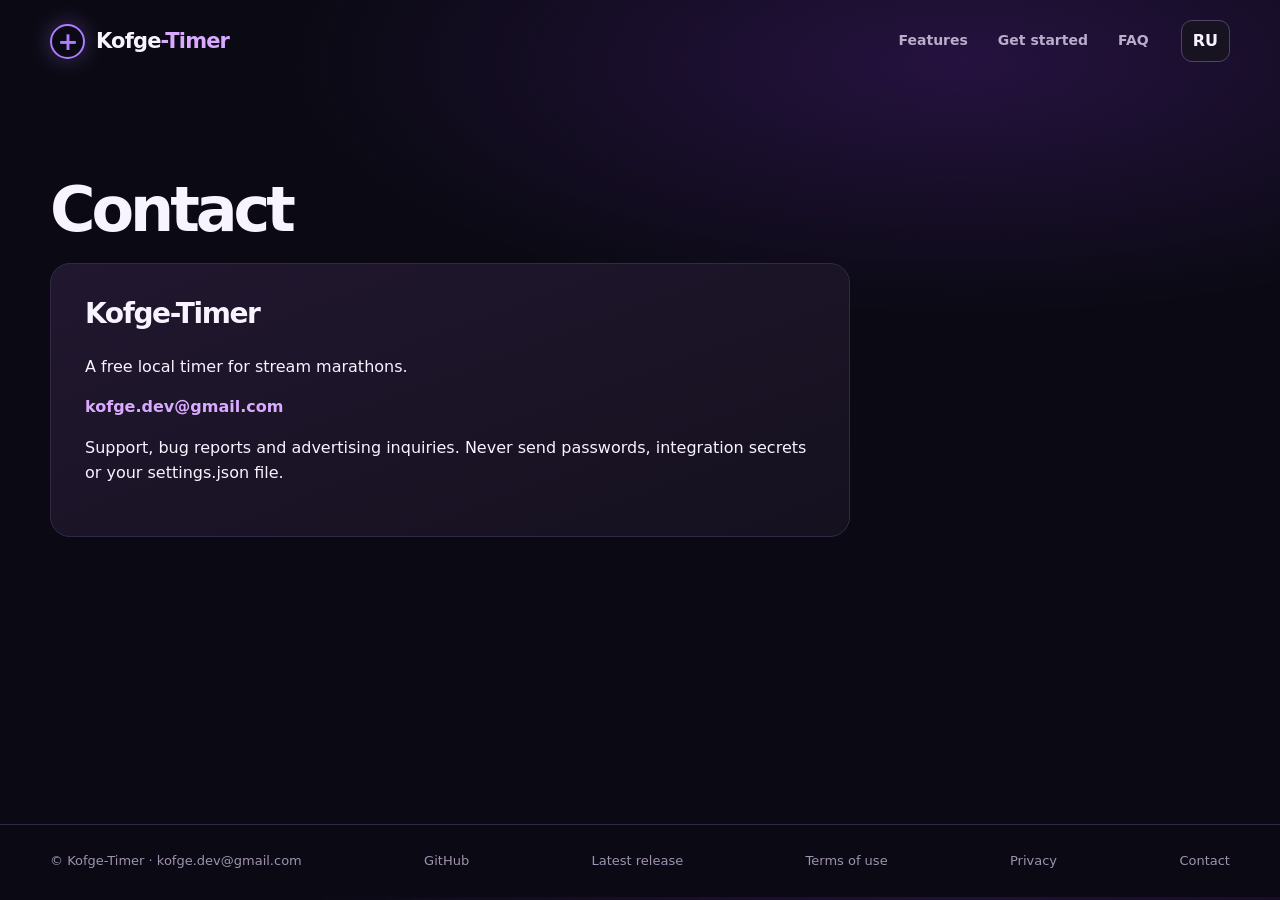
<file: requisites.html>
<!doctype html>
<html lang="ru">
<head>
  <meta charset="utf-8">
  <meta name="viewport" content="width=device-width, initial-scale=1">
  <meta http-equiv="Cache-Control" content="no-store, no-cache, must-revalidate">
  <meta http-equiv="refresh" content="0; url=contact.html?v=2">
  <link rel="canonical" href="https://kofge1.github.io/Kofge-Timer/contact.html">
  <title>Kofge-Timer — контакты</title>
  <script>location.replace("contact.html?v=2");</script>
</head>
<body>
  <p><a href="contact.html?v=2">Открыть страницу контактов</a></p>
</body>
</html>
</file>
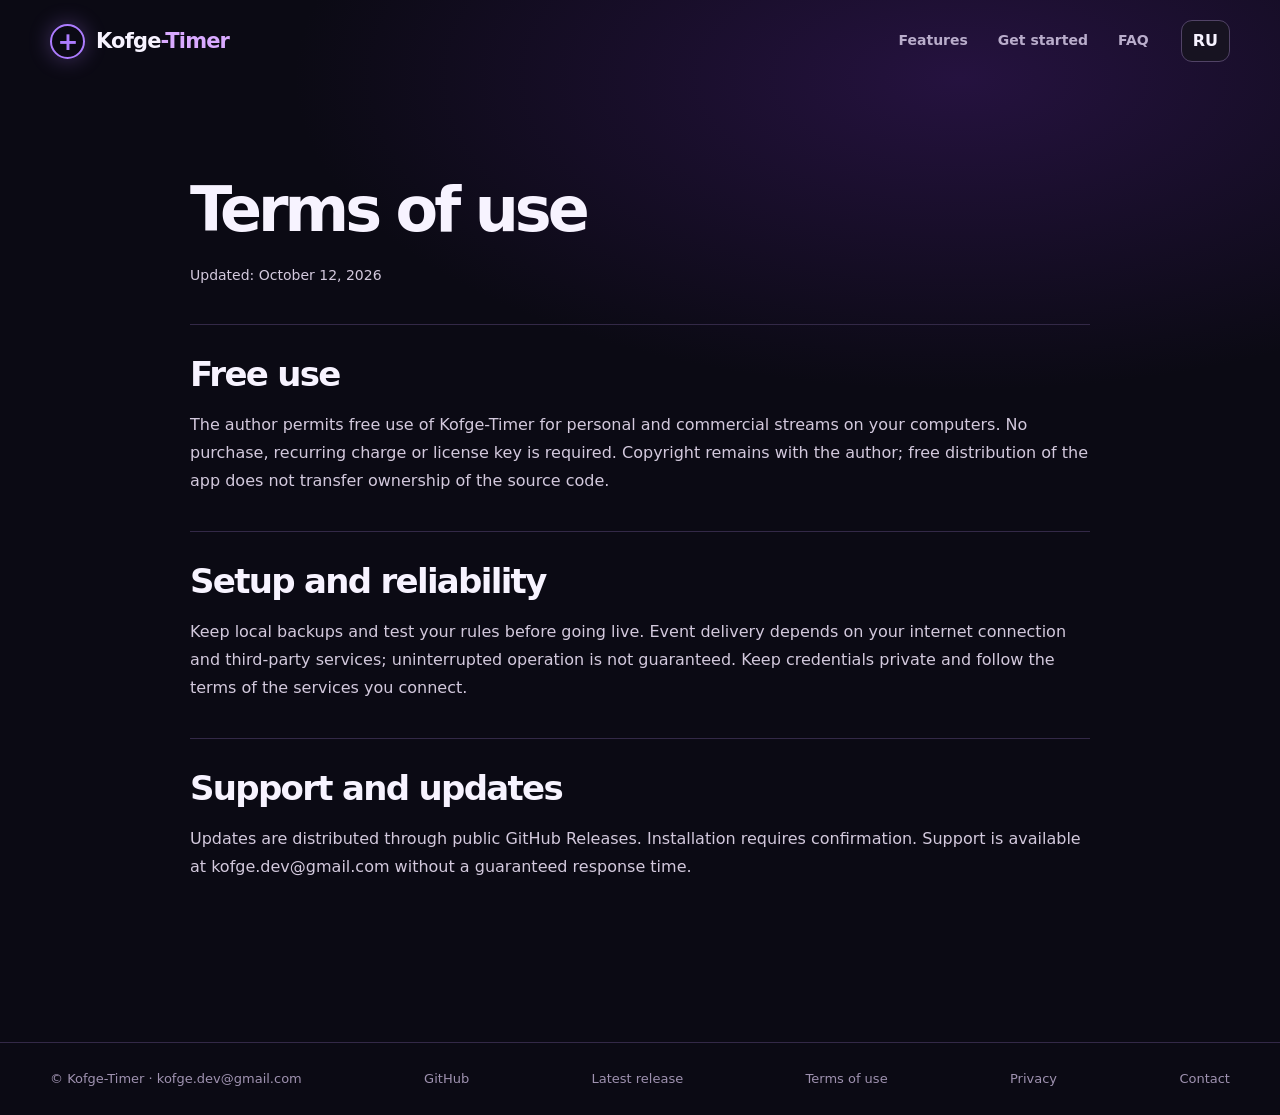
<file: terms.html>
<!doctype html>
<html lang="ru">
<head>
  <meta charset="utf-8">
  <meta name="viewport" content="width=device-width, initial-scale=1">
  <meta name="description" content="Kofge-Timer — бесплатный локальный таймер для OBS, Twitch, YouTube и донатов. Без регистрации и платной подписки.">
  <meta name="theme-color" content="#0b0a14">
  <title>Kofge-Timer — условия использования</title>
  <link rel="stylesheet" href="style.css?v=0.1.34">
  <script src="script.js?v=0.1.34" defer></script>
</head>
<body>
  <a class="skip-link" href="#content">К содержанию / Skip to content</a>
  <header class="nav wrap">
    <a class="brand" href="index.html"><span class="mark" aria-hidden="true">+</span><span>Kofge<span class="brand-accent">-Timer</span></span></a>
    <nav aria-label="Разделы / Navigation"><a href="index.html#features" data-en="Features">Возможности</a><a href="index.html#how" data-en="Get started">Начать</a><a href="index.html#faq">FAQ</a></nav>
    <button class="language" id="language" type="button" aria-label="Switch to English">EN</button>
  </header>
  <main id="content" class="legal-page legal-copy wrap"><h1 data-en="Terms of use">Условия использования</h1>
  <p class="legal-meta" data-en="Updated: October 12, 2026">Обновлено: 12 октября 2026 года</p>
  <section><h2 data-en="Free use">Бесплатное использование</h2><p data-en="The author permits free use of Kofge-Timer for personal and commercial streams on your computers. No purchase, recurring charge or license key is required. Copyright remains with the author; free distribution of the app does not transfer ownership of the source code.">Автор разрешает бесплатно использовать Kofge-Timer на своих компьютерах для личных и коммерческих стримов. Покупка, регулярные платежи и ключ лицензии не требуются. Авторские права сохраняются за автором; бесплатное распространение приложения не означает передачу прав на исходный код.</p></section>
  <section><h2 data-en="Setup and reliability">Настройка и надёжность</h2><p data-en="Keep local backups and test your rules before going live. Event delivery depends on your internet connection and third-party services; uninterrupted operation is not guaranteed. Keep credentials private and follow the terms of the services you connect.">Сохраняй локальные резервные копии и проверяй правила до эфира. Доставка событий зависит от сети и сторонних сервисов; непрерывная работа не гарантируется. Не раскрывай секреты подключений и соблюдай условия используемых сервисов.</p></section>
  <section><h2 data-en="Support and updates">Поддержка и обновления</h2><p data-en="Updates are distributed through public GitHub Releases. Installation requires confirmation. Support is available at kofge.dev@gmail.com without a guaranteed response time.">Обновления распространяются через публичные GitHub Releases. Установка требует подтверждения. По вопросам поддержки можно написать на kofge.dev@gmail.com; фиксированный срок ответа не обещается.</p></section></main>
  <footer class="footer"><div class="wrap footer-inner">
    <span>© Kofge-Timer · <a href="mailto:kofge.dev@gmail.com">kofge.dev@gmail.com</a></span>
    <a href="https://github.com/Kofge1/Kofge-Timer" data-en="GitHub">GitHub</a>
    <a href="https://github.com/Kofge1/Kofge-Timer/releases/latest" data-en="Latest release">Последняя версия</a>
    <a href="terms.html" data-en="Terms of use">Условия использования</a>
    <a href="privacy.html" data-en="Privacy">Конфиденциальность</a>
    <a href="contact.html" data-en="Contact">Контакты</a>
  </div></footer>
</body>
</html>
</file>
<file: style.css>
:root{color-scheme:dark;--bg:#0b0a14;--card:#151223;--line:#332947;--text:#f7f3ff;--muted:#b9adcb;--accent:#ad7cff;--accent2:#d9aaff}
*{box-sizing:border-box}
html{scroll-behavior:smooth}
body{margin:0;background:radial-gradient(ellipse 65% 35% at 75% 7%,#25123f 0,transparent 80%),var(--bg);color:var(--text);font:16px/1.55 system-ui,-apple-system,"Segoe UI",sans-serif}
a{color:inherit;text-decoration:none}
button{font:inherit}
.wrap{width:min(1180px,calc(100% - 48px));margin-inline:auto}
.nav{min-height:82px;display:flex;align-items:center;gap:32px}
.brand{display:inline-flex;align-items:center;gap:11px;font-size:21px;font-weight:800;letter-spacing:-.04em;white-space:nowrap}
.mark{display:grid;place-items:center;width:35px;height:35px;border:2px solid var(--accent);border-radius:50%;color:var(--accent);font-size:25px;line-height:1;box-shadow:0 0 22px #ad7cff55}
.brand-accent{color:var(--accent2)}
.nav nav{display:flex;gap:30px;margin-left:auto;color:var(--muted);font-size:14px;font-weight:600}
.nav nav a:hover,.text-link:hover{color:var(--text)}
.language{border:1px solid #514366;border-radius:11px;background:#171321;color:var(--text);padding:8px 11px;cursor:pointer;font-weight:700}
.language:hover{border-color:var(--accent)}
.hero{display:grid;grid-template-columns:minmax(0,1.1fr) minmax(0,.9fr);gap:66px;align-items:center;padding-block:108px 123px}
.hero>*,.pricing>*{min-width:0}
.eyebrow{margin:0 0 22px;color:var(--accent2);font-size:12px;font-weight:800;letter-spacing:.16em}
h1,h2,h3,p{margin-top:0}
h1{font-size:clamp(45px,5.5vw,77px);line-height:1.07;letter-spacing:-.065em;margin-bottom:26px}
h1 em{font-style:normal;color:var(--accent2)}
.lead{max-width:620px;color:#d3c9dd;font-size:18px;line-height:1.7;margin-bottom:32px}
.actions{display:flex;align-items:center;gap:23px;flex-wrap:wrap}
.button{display:inline-flex;justify-content:center;align-items:center;border:1px solid transparent;border-radius:12px;padding:13px 20px;font-size:15px;font-weight:800;min-height:49px}
.button.primary{background:linear-gradient(135deg,#9b59ef,#7042c1);color:#fff;box-shadow:0 12px 32px #7e43ce37}
.button.primary:hover{filter:brightness(1.13)}
.button.disabled{background:#302839;border-color:#493d52;color:#c7bdcd;cursor:not-allowed;width:100%}
.text-link{color:var(--accent2);font-weight:700}
.hero-note{margin:25px 0 0;font-size:12px;color:#9f94b3}
.preview{position:relative;border:1px solid #614285;border-radius:24px;background:linear-gradient(160deg,#221830,#120f1f);padding:25px;box-shadow:0 28px 70px #0009,inset 0 1px #ffffff13;transform:rotate(1deg)}
.preview:before{content:"";position:absolute;z-index:-1;inset:20px -15px -18px 12px;border-radius:24px;background:#44216655;filter:blur(28px)}
.preview-top{display:flex;align-items:center;gap:9px;color:#c5b4df;font-size:11px;font-weight:900;letter-spacing:.13em}
.live-dot{width:8px;height:8px;background:#62ecad;border-radius:50%;box-shadow:0 0 12px #62ecad}
.preview-menu{margin-left:auto;letter-spacing:.1em}
.digits{text-align:center;font-weight:850;font-variant-numeric:tabular-nums;letter-spacing:-.06em;font-size:clamp(42px,4.6vw,67px);padding:39px 0 34px;text-shadow:0 0 30px #d9aaff33}
.preview-rule{display:flex;justify-content:space-between;padding:13px 15px;margin-top:8px;border:1px solid #3a2d4c;background:#1a1627;border-radius:10px;color:#c7bbd6;font-size:14px}
.preview-rule strong{color:#69efbc}
.preview-foot{font-size:11px;color:#877c9b;text-align:right;margin-top:14px}
.strip{border-block:1px solid #2d2539;background:#100d19}
.strip-inner{display:flex;justify-content:space-between;flex-wrap:wrap;gap:16px 24px;padding-block:19px;color:#b3a2c9;font-weight:700;font-size:14px}
.section{padding-block:110px}
h2{font-size:clamp(34px,4.2vw,52px);line-height:1.12;letter-spacing:-.05em;max-width:780px;margin-bottom:35px}
.features{display:grid;grid-template-columns:repeat(3,1fr);gap:17px}
.features article{min-height:260px;background:linear-gradient(160deg,#1c1629,#14111e);border:1px solid var(--line);border-radius:18px;padding:29px}
.feature-icon{display:grid;place-items:center;background:#3c245c;border:1px solid #8152b9;border-radius:12px;color:#d8b3ff;width:42px;height:42px;font-size:25px;font-weight:700;margin-bottom:28px}
h3{font-size:21px;line-height:1.25;letter-spacing:-.025em;margin-bottom:13px}
.features p,.steps p,.pricing-copy p:not(.eyebrow),.faq p{color:var(--muted)}
.how{background:#120f1c;border-block:1px solid #2a2136}
.steps{display:grid;grid-template-columns:repeat(4,1fr);gap:20px}
.steps>div{border-top:1px solid #76549b;padding-top:20px}
.steps b{display:block;color:var(--accent2);font-size:14px;margin-bottom:17px}
.steps strong{font-size:18px}
.steps p{font-size:14px;margin:9px 0 0}
.pricing{display:grid;grid-template-columns:1fr 1fr;gap:70px;align-items:center}
.pricing-copy p:not(.eyebrow){max-width:480px;font-size:17px;line-height:1.7}
.price-card{border:1px solid #8255a4;background:linear-gradient(160deg,#21152f,#15111f);border-radius:22px;padding:31px;box-shadow:0 16px 60px #08040d}
.price-label{font-weight:800;color:var(--accent2);font-size:13px;letter-spacing:.04em}
.price{font-size:clamp(46px,5vw,66px);line-height:1.1;font-weight:850;letter-spacing:-.06em;white-space:nowrap}
.price span{font-size:16px;font-weight:500;letter-spacing:0;color:var(--muted)}
.other-prices{margin:12px 0 25px;font-weight:700;color:#dec4ff}
.other-prices span{display:block;font-size:12px;color:#a89bb9;font-weight:400}
.price-card ul{padding-left:22px;color:#d9d0e5;margin:0 0 28px}
.price-card li{padding-left:5px;margin:10px 0}
.price-card li::marker{color:var(--accent)}
.price-card small{display:block;color:#9e90ae;font-size:12px;margin-top:12px;line-height:1.5}
.price-details{display:inline-block;margin-top:15px;color:var(--accent2);font-size:13px;font-weight:700;text-decoration:underline;text-underline-offset:3px}
.delivery{background:#120f1c;border-block:1px solid #2a2136}
.delivery-grid{display:grid;grid-template-columns:repeat(3,minmax(0,1fr));gap:17px}
.delivery-grid article{border:1px solid var(--line);border-radius:18px;background:#1a1525;padding:27px}
.delivery-grid b{display:block;color:var(--accent2);font-size:14px;margin-bottom:22px}
.delivery-grid h3{font-size:20px}
.delivery-grid p,.delivery-note{color:var(--muted)}
.delivery-grid p{font-size:14px;margin:0}
.delivery-grid .support-contact{margin-top:14px}
.support-contact a{color:var(--accent2);overflow-wrap:anywhere;text-decoration:underline;text-underline-offset:3px}
.delivery-note{margin:20px 0 0;font-size:13px}
.delivery-note a{color:var(--accent2);text-decoration:underline;text-underline-offset:3px}
.legal-page{padding-block:95px 125px;min-height:calc(100vh - 158px)}
.legal-page h1{font-size:clamp(38px,5vw,62px);margin-bottom:20px}
.legal-page .lead{max-width:680px;margin-bottom:38px}
.seller-card{max-width:800px;border:1px solid var(--line);border-radius:20px;background:linear-gradient(160deg,#21172f,#15111f);padding:34px}
.seller-card h2{font-size:28px;margin-bottom:25px}
.seller-details{margin:0}
.seller-details div{display:grid;grid-template-columns:minmax(150px,1fr) minmax(0,2fr);gap:16px;border-top:1px solid var(--line);padding:17px 0}
.seller-details dt{color:var(--muted)}
.seller-details dd{margin:0;font-weight:700;overflow-wrap:anywhere}
.seller-details a{color:var(--accent2);text-decoration:underline;text-underline-offset:3px}
.seller-help{max-width:800px;margin:25px 0 30px;color:var(--muted)}
.purchase-page{max-width:960px}
.launch-notice{border:1px solid #8255a4;border-radius:16px;background:#241832;padding:22px 26px;margin-bottom:48px}
.launch-notice strong{color:var(--accent2)}
.launch-notice p{color:#d3c9dd;margin:7px 0 0}
.purchase-section{margin:0 0 48px}
.purchase-section h2{font-size:clamp(27px,3vw,36px);margin-bottom:22px}
.purchase-section>p{color:var(--muted)}
.purchase-steps{counter-reset:buy;padding:0;margin:0;display:grid;grid-template-columns:repeat(2,minmax(0,1fr));gap:16px;list-style:none}
.purchase-steps li{counter-increment:buy;border:1px solid var(--line);border-radius:16px;background:var(--card);padding:23px}
.purchase-steps li:before{content:counter(buy,decimal-leading-zero);display:block;color:var(--accent2);font-size:13px;font-weight:800;margin-bottom:15px}
.purchase-steps strong{font-size:18px}
.purchase-steps p{color:var(--muted);font-size:14px;margin:8px 0 0}
.purchase-facts{margin:0;border-top:1px solid var(--line)}
.purchase-facts div{display:grid;grid-template-columns:minmax(135px,1fr) minmax(0,2fr);gap:16px;padding:16px 0;border-bottom:1px solid var(--line)}
.purchase-facts dt{color:var(--muted)}
.purchase-facts dd{margin:0;font-weight:700}
.purchase-note{margin-top:20px;font-size:13px}
.legal-copy{max-width:900px}
.legal-copy h1{max-width:850px}
.legal-copy section{border-top:1px solid var(--line);padding:30px 0 20px}
.legal-copy section h2{font-size:clamp(25px,3vw,34px);margin-bottom:18px}
.legal-copy section p,.legal-meta{color:#d3c9dd;line-height:1.75}
.legal-copy section p{margin-bottom:16px}
.legal-copy section a{color:var(--accent2);text-decoration:underline;text-underline-offset:3px}
.legal-meta{font-size:14px;margin-bottom:36px}
.draft-banner{border:1px solid #916748;border-radius:14px;background:#342319;color:#f6dfc8;padding:20px 23px;margin:0 0 36px;line-height:1.65}
.draft-banner strong{color:#fff0d9}
.legal-data-list{margin:0 0 24px;border-top:1px solid var(--line)}
.legal-data-list div{display:grid;grid-template-columns:minmax(145px,1fr) minmax(0,2fr);gap:16px;border-bottom:1px solid var(--line);padding:15px 0}
.legal-data-list dt{font-weight:700;color:var(--accent2)}
.legal-data-list dd{margin:0;color:var(--muted)}
.faq{padding-top:30px}
.faq details{border-bottom:1px solid var(--line);padding:21px 0}
.faq summary{cursor:pointer;font-weight:700;font-size:18px;list-style:none;display:flex;align-items:center;justify-content:space-between;gap:20px}
.faq summary::-webkit-details-marker{display:none}
.faq summary:after{content:"+";color:var(--accent2);font-size:26px;font-weight:400;line-height:1}
.faq details[open] summary:after{content:"−"}
.faq p{max-width:780px;margin:13px 0 0}
.footer{border-top:1px solid var(--line);color:#9f92b0;font-size:13px}
.footer-inner{display:flex;justify-content:space-between;gap:15px;flex-wrap:wrap;padding-block:26px}
.footer a:hover{color:var(--text)}
:focus-visible{outline:2px solid var(--accent2);outline-offset:4px}
.skip-link{position:absolute;left:16px;top:-100px;z-index:10;padding:12px;background:var(--card)}
.skip-link:focus{top:8px}
.secondary{border-color:#75628f;background:#21192d}
.sponsor{display:flex;align-items:center;justify-content:space-between;gap:32px;border:1px dashed #59426d;border-radius:18px;padding:28px;margin-bottom:65px}
.sponsor>div{max-width:740px}.sponsor h2{font-size:27px;margin-bottom:12px}.sponsor .eyebrow{margin-bottom:12px}.sponsor p{color:var(--muted);margin-bottom:0}.sponsor .button{flex-shrink:0}
@media(max-width:900px){.sponsor{flex-direction:column;align-items:flex-start}}
@media(prefers-reduced-motion:reduce){html{scroll-behavior:auto}}
@media(max-width:900px){.nav{flex-wrap:wrap;padding-block:17px}.nav nav{order:3;width:100%;margin-left:0;gap:20px;overflow:auto;white-space:nowrap}.language{margin-left:auto}.hero{grid-template-columns:1fr;gap:45px;padding-block:70px 85px}.preview{max-width:590px;transform:none}.features,.delivery-grid{grid-template-columns:1fr 1fr}.steps{grid-template-columns:1fr 1fr}.pricing{grid-template-columns:1fr;gap:25px}.price-card{max-width:590px}}
@media(max-width:620px){.wrap{width:min(100% - 32px,1180px)}.brand{font-size:19px}.nav{gap:15px}.nav nav{gap:16px;font-size:13px}.hero{padding-top:58px}.hero h1{font-size:clamp(38px,10vw,48px);overflow-wrap:anywhere}.lead{font-size:16px}.features,.delivery-grid,.steps,.purchase-steps{grid-template-columns:1fr}.features article{min-height:0}.section{padding-block:74px}.faq{padding-top:0}.price-card{padding:24px}.price{font-size:48px;white-space:normal}.seller-card{padding:24px}.seller-details div,.purchase-facts div,.legal-data-list div{grid-template-columns:1fr;gap:3px}.legal-page{padding-block:64px 86px}.footer-inner{display:block}.footer-inner span{display:block;margin:6px 0}}

.release-link{display:inline-block;margin-top:9px;color:var(--accent2);font-size:13px;font-weight:700;text-decoration:underline;text-underline-offset:3px}
.release-link:hover{color:var(--text)}
.showcase{padding-top:92px;padding-bottom:110px}
.showcase-copy{max-width:760px;color:var(--muted);font-size:17px;line-height:1.7;margin-bottom:30px}
.showcase-shot{margin:0;border:1px solid #60427c;border-radius:20px;background:#151120;padding:10px;box-shadow:0 22px 70px #0007}
.showcase-shot img{display:block;width:100%;height:auto;border-radius:13px}
.showcase-shot figcaption{padding:12px 8px 3px;color:#9487a5;font-size:12px}

/* Integrations: clear, responsive cards for Twitch/YouTube/donation support. */
.integrations{border-top:1px solid var(--line);padding-top:100px}
.integrations-intro{max-width:830px;font-size:18px;line-height:1.7;color:var(--muted);margin:-12px 0 32px}
.integrations-grid{display:grid;grid-template-columns:repeat(2,minmax(0,1fr));gap:17px}
.integration-card{min-width:0;padding:27px;border:1px solid var(--line);border-radius:18px;background:linear-gradient(150deg,#21172e,#14111e)}
.integration-title{display:flex;flex-wrap:wrap;align-items:center;justify-content:space-between;gap:12px;margin-bottom:14px}
.integration-title h3{font-size:25px;letter-spacing:-.025em;margin:0}
.integration-title span{font-size:11px;line-height:1.4;color:#e4c9ff;background:#352045;border:1px solid #674386;border-radius:100px;padding:5px 10px;font-weight:700}
.integration-card>p{color:var(--muted);font-size:15px;line-height:1.7;margin:0}
.integration-card .integration-caution{padding:13px 15px;border-left:3px solid #c9a0ff;background:#271b35;border-radius:0 8px 8px 0;margin-top:19px;color:#e0d2ee;font-size:13px}
.integration-link{display:inline-block;margin-top:17px;color:var(--accent2);text-decoration:underline;text-underline-offset:4px;font-weight:700;font-size:14px}
.integration-link:hover{color:var(--text)}
.integration-note{font-size:13px;line-height:1.7;color:#c3b4d3;border-left:3px solid #7d5b9b;padding:10px 18px;margin:24px 0 0;background:#1a1425;border-radius:0 8px 8px 0}
@media(max-width:720px){.integrations{padding-top:74px}.integrations-grid{grid-template-columns:1fr}.integrations-intro{font-size:16px}.integration-card{padding:22px}}
</file>
